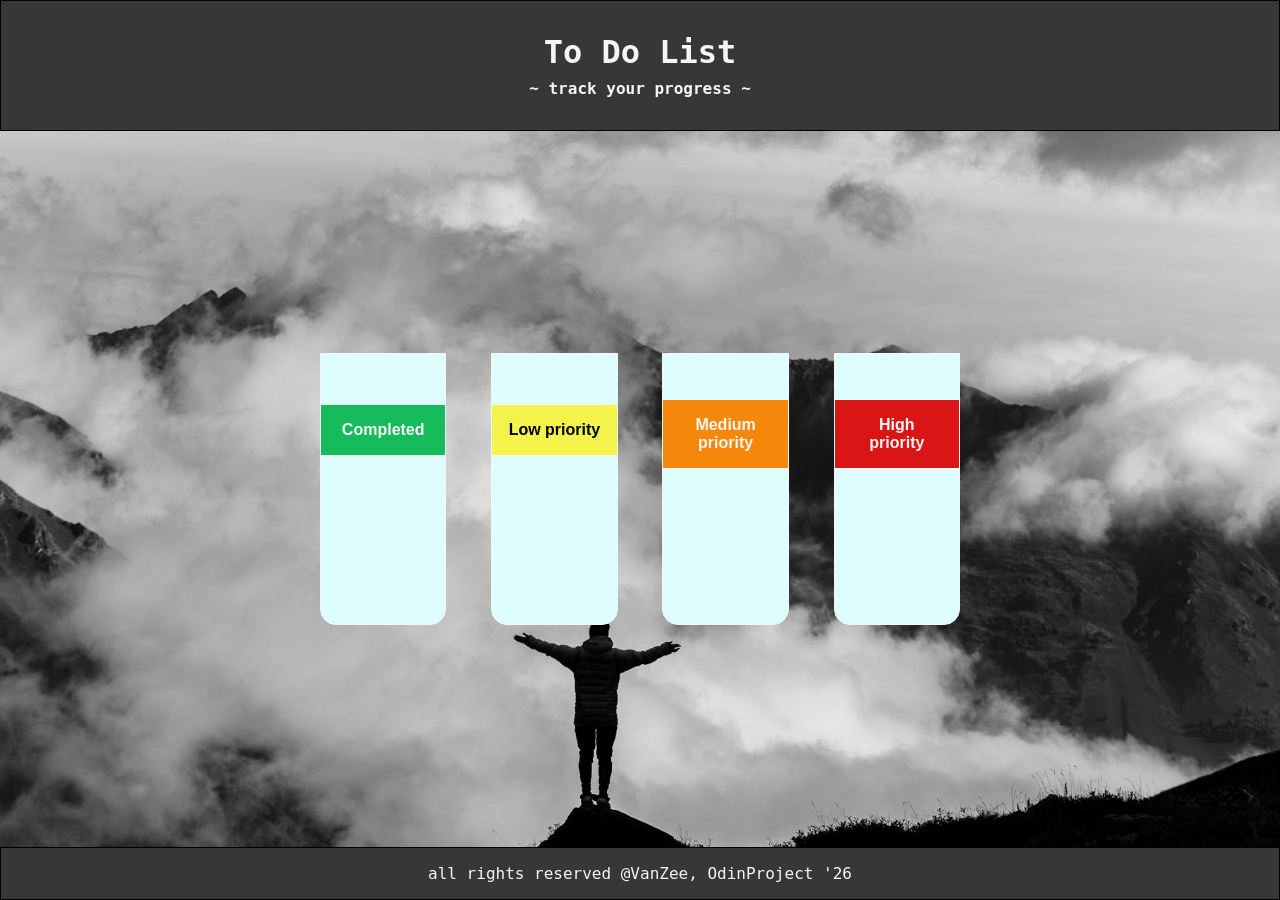
<file: index.html>
<!DOCTYPE html>
<html lang="en">
<head>
    <meta charset="UTF-8">
    <meta name="viewport" content="width=device-width, initial-scale=1.0">
    <title>Document</title>
    <link rel="stylesheet" href="styles.css">
</head>
<body>
    <div id="flex">
        <header>
            <h1>To Do List</h1>
            <h4>~ track your progress ~</h4>
        </header>

        <main class="cards">
            <section class="card">
                <p class="Completed">Completed</p>
                <div class="card-area">
                </div>
                
            </section>
            <section class="card">
                <p class="Low">Low priority</p>
                <div class="card-area"></div>
            </section>
            <section class="card">
                <p class="Medium">Medium priority</p>
                <div class="card-area"></div>
            </section>
            <section class="card">
                <p class="High">High priority</p>
                <div class="card-area"></div>
            </section>
        </main>

        <footer>all rights reserved @VanZee, OdinProject '26</footer>
    </div>



    <script src="javascript.js"></script>
</body>
</html>
</file>
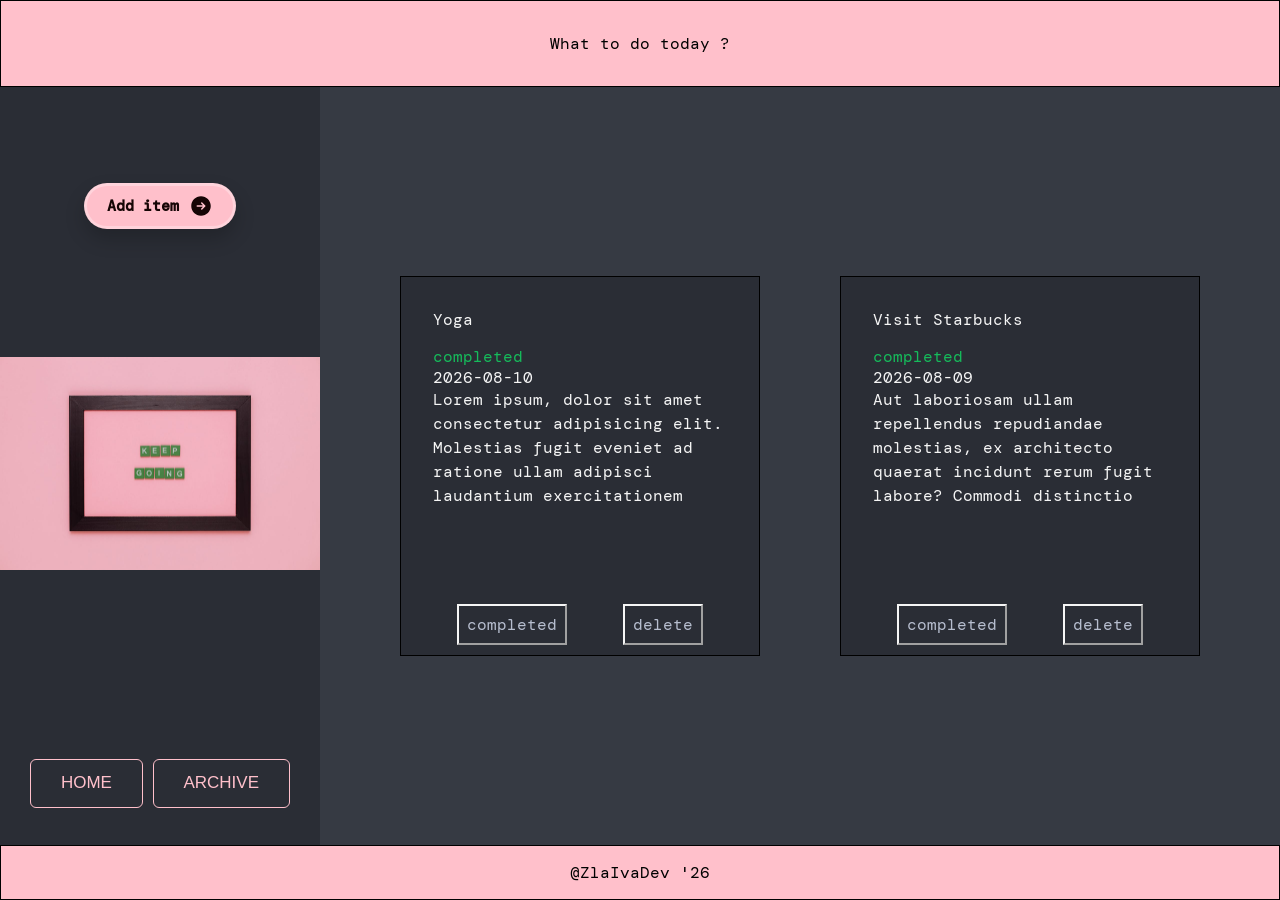
<file: item.html>
<!DOCTYPE html>
<html lang="en">
<head>
    <meta charset="UTF-8">
    <meta name="viewport" content="width=device-width, initial-scale=1.0">
    <title>priority page</title>
    <link rel="stylesheet" href="listitemstyle.css">
    <link rel="preconnect" href="https://fonts.googleapis.com">
    <link rel="preconnect" href="https://fonts.gstatic.com" crossorigin>
    <link href="https://fonts.googleapis.com/css2?family=DM+Mono:ital,wght@0,300;0,400;0,500;1,300;1,400;1,500&display=swap" rel="stylesheet">

</head>

<body>
    <div id="flex">
        <header><h1>What to do today ?</h1></header>

        <div class="middle">

            <aside class="sidebar">
                <button class="button" id="openmodal">
                    Add item
                    <svg class="icon" viewBox="0 0 24 24" fill="currentColor">
                        <path
                        fill-rule="evenodd"
                        d="M12 2.25c-5.385 0-9.75 4.365-9.75 9.75s4.365 9.75 9.75 9.75 9.75-4.365 9.75-9.75S17.385 2.25 12 2.25zm4.28 10.28a.75.75 0 000-1.06l-3-3a.75.75 0 10-1.06 1.06l1.72 1.72H8.25a.75.75 0 000 1.5h5.69l-1.72 1.72a.75.75 0 101.06 1.06l3-3z"
                        clip-rule="evenodd"
                        ></path>
                    </svg>
                </button>
                <div class="quote-area">
                    <img src="pics/pexels-thirdman-5981507.jpg" alt="">
                </div>
                <div class="btns-sect">
                    <a href="index.html">home</a>
                    <a class="archiveLink">archive</a>
                </div>
            </aside>
            
            <main>
                <div class="task-card">
                    <h2 class="task-name">Yoga</h2>
                    <h4 class="prio compl">completed</h4>
                    <h6 class="task-date">2026-08-10</h6>
                    <div class="notes-input-text">
                        <p class="notes-text">Lorem ipsum, dolor sit amet consectetur adipisicing elit. Molestias fugit eveniet ad ratione ullam adipisci laudantium exercitationem delectus accusamus dolorem accusantium deleniti vel ipsam, libero quos a. In, optio neque?</p>
                    </div>

                    <div class="card-btns">
                        <button class="mark-completed item-card-btn">completed</button>
                        <button class="delete-card item-card-btn">delete</button>
                    </div>
                </div>

                <div class="task-card">
                    <h2 class="task-name">Visit Starbucks</h2>
                    <h4 class="prio compl">completed</h4>
                    <h6 class="task-date">2026-08-09</h6>
                    <div class="notes-input-text">
                        <p class="notes-text">Aut laboriosam ullam repellendus repudiandae molestias, ex architecto quaerat incidunt rerum fugit labore? Commodi distinctio harum ullam, eligendi quasi placeat alias, totam quaerat delectus pariatur atque, quisquam praesentium ad officia.</p>
                    </div>
                    
                    <div class="card-btns">
                        <button class="mark-completed item-card-btn">completed</button>
                        <button class="delete-card item-card-btn">delete</button>
                    </div>
                </div>
                
            </main> 
        </div>

        
        <footer>@ZlaIvaDev '26</footer>
    </div>

    <div class="modal-container hide">
        <div class="modal">

            <div class="topsection">
                <h4>Choose priority</h4>
                <div class="dropdown">
                    <div class="select">
                        <span class="selected">Low</span>
                        <div class="caret"></div>
                    </div>

                    <ul class="menu">
                        <li>High</li>
                        <li>Medium</li>
                        <li class="active">Low</li>
                        <li>Completed</li>
                    </ul>
                </div>
                <label for="input-name"><h3>Task name:</h3></label>
                <input type="text" name="input-name" id="input-name">
            </div>
            <div class="midsection">
                <label for="time_n_date" class="time_label">add date</label>
                <input type="date" id="time_n_date">
            </div>

            <div class="notesarea">
                <h3>Add notes</h3>
                <textarea name="notes" id="notes"></textarea>
                <div class="modalbtns">
                    <button id="submit-item">submit</button>
                    <button id="cancel">cancel</button>
                </div>
                
            </div>
        </div>
    </div>
    
    
    <script src="listitemjs.js"></script>
</body>
</html>
</file>
<file: styles.css>
:root {
    font-size: 16px;
    color: whitesmoke;
}

*,
*::before,
*::after {
    box-sizing: border-box;
    padding: 0;
    margin: 0;
}

.dm-mono-regular {
  font-family: "DM Mono", monospace;
  font-weight: 400;
  font-style: normal;
}

body {
    background-color: whitesmoke;

    background: url(pics/pexels-dmitrii-eremin-67499966-15742697\ \(1\).jpg);

    background-size: cover;
    background-position: center;
    font-family: "DM Mono", monospace;
}

#flex {
    display: flex;
    justify-content: space-between;
    flex-direction: column;
    height: 100vh;
    width: 100vw;

}

header {
    display: flex;
    flex-direction: column;
    gap: 8px;
    border: 1px solid black;
    padding: 2rem;
    color: whitesmoke;
    background-color: rgb(53, 55, 56);
    text-align: center;
    justify-content:center;
    align-items: center;
}


main {
    
    display: flex;
    justify-content: center;
    flex-wrap: wrap;
    gap: 2.8rem;
    
}
footer {
    display: flex;
    justify-content: center;
    border: 1px solid black;
    padding: 1rem;
    background-color: rgb(53, 55, 56);
    color: whitesmoke;
}
a {
    display: inline-block;
    cursor: pointer;
    height: 1rem;
    padding: 0.75rem;
    display: flex;
    align-items: center;
    justify-content: center;
    border-radius: 20px;
    background-color: rgb(255, 127, 127);
    text-decoration: none;
    color: #36423d;

    transition: 1s ease-in,
                color;
}
/*
.hbtn, .cardbtn {
    width: 4rem;
    margin: 2px;
    height: 2rem;
    text-align: center;
    border-color: whitesmoke;
    background-color: rgb(37, 84, 145);
    border-radius: 20ch;
    color: whitesmoke;
} /* redundant code, since no real btns lol*/
.card {
    margin: 0px;
    border: 1px solid whitesmoke;
    border-radius: 0px 0px 1rem 1rem;
    height: 17rem;
    flex: 1;
    text-align: center;
    background-color: rgb(222, 253, 255);
    align-items: center;
    gap: 1rem;

    display: grid;
    
}
.cards {
    margin: 0 20rem;
    
}
.Completed {
    background-color: rgb(22, 187, 91);  
}
.Low {
    background-color: rgb(243, 243, 75);
    color: black;
}
.Medium {
    background-color: rgb(245, 135, 10);
}
.High {
    background-color: rgb(218, 21, 21);
}

.Completed, .Low, .Medium, .High {
    padding: 1rem;
    border-bottom: 1px solid whitesmoke;
    font-weight: 700;
    font-family: Arial, Helvetica, sans-serif;
}
.card:hover {
    flex: 1.2;
    background-color: rgb(53, 55, 56);
    opacity: 0.9;
    box-shadow: whitesmoke 5px 3px 1rem;
    transition: flex 1s ease-in-out 0.5s,
                background-color 0.5s ease-in 1s,
                opacity 0.3s ease,
                box-shadow 0.66s ease;
    transform: scale3d(1.1,1.1,1.1);
}
.cardbtn {
    background-color: rgb(222, 253, 255);
    border-color: none;
    margin: auto;
    margin-bottom: 1rem;

}
.cardbtn:hover {
    background-color: #36423d;
    color: whitesmoke;
    border: 1px solid whitesmoke;
    
}

/*
fix cards, make them pop out when hovered, only area around text should
have colors, inside should show last 3 listed items added,
card should be clickable when hovered.
when cliced opens new page or window,
which shows listed items, has done / not done button,
add, remove , archive items.
*/
</file>
<file: listitemstyle.css>
:root {
    font-size: 16px;
}
*,
*::before,
*::after {
    box-sizing: border-box;
    padding: 0;
    margin: 0;
}

body {
    background-color:whitesmoke;
      font-family: "DM Mono", monospace, serif;
      background-color: #363a43;
}

input, button, textarea, select, label, h1, h2, h3, h4, h5, h6 {
    font: inherit;
}
.dm-mono-regular {
  font-family: "DM Mono", monospace;
  font-weight: 400;
  font-style: normal;
}

#flex {
    display: flex;
    flex-direction: column;
    height: 100vh;
    width: 100vw;
}
/* DODAO SAM MIDDLE KONTEJNER KOJI SADRZI ASIDE I MAIN CONTENT*/
.middle {
    display: flex;
    flex: 1;
    justify-content: flex-start;
}

header {
    padding: 2rem;
    border: 1px solid black;
    justify-content: space-around;
    text-align: center;
    background-color: pink;

}
aside {
    display: flex;
    flex-direction: column;
    flex: 1 1 auto;
    max-width: 25vw;
    min-width: 20vw;
    
    justify-content: space-around;
    align-items: center;
    background-color: #2a2d35;
}
footer {
    text-align: center;
    padding: 1rem;
    border: 1px solid black;
    background-color: pink;
}
button {
    padding: 0.5rem;
    /*width: 5rem;*/
    margin: 6rem 0;
    /*background-color: pink;*/
    color: rgb(5, 1, 1);
    border-color: whitesmoke;
    cursor: pointer;
}
img {
    width: 25vw;
    height: min-content;
}

/* imported button settings*/
.button {
    position: relative;
    transition: all 0.3s ease-in-out;
    box-shadow: 0px 10px 20px rgba(0,0,0,0.2);
    padding-block: 0.5rem;
    padding-inline: 1.25rem;
    /*background-color: rgb(0, 107, 179);*/
    background-color: pink;
    border-radius: 9999px;
    display: flex;
    align-items: center;
    justify-content: center;
    color: #160505;
    gap: 10px;
    font-weight: bold;
    border: 3px solid #ffffff4d;
    outline: none;
    overflow: hidden;
    font-size: 15px;
    cursor: pointer;
    margin-bottom: auto;
}
.icon {
    width: 1.5rem;
    height: 1.5rem;
    transition: all 0.3s ease-in-out;
}
.button:hover {
    transform: scale(1.05);
    border-color: #fff9;
}
.button:hover .icon {
    transform: translate(4px);
}
.button:hover::before {
    content: "";
    position: absolute;
    width: 100px;
    height: 100%;
    background-image: linear-gradient(
        120deg,
        rgba(252,255,255,0) 30%,
        rgba(255,255,255,0.8),
        rgba(255,255,255,0) 70%
    );
    top: 0;
    left: -100px;
    opacity: 0.6;
}
@keyframes shine {
    0% {
        left: -100%;
    }
    60% {
        left: 100%;
    }
    to {
        left: 100%;
    }
}

/**SECONDARY BTNS */
a{
    text-decoration: none;
    color: pink;

}
a:hover {
    color: #160505;
}
a {
    display: inline-block;
    --color: pink;
    --color2: rgb(10, 25, 30);
    padding: 0.8em 1.75em;
    background-color: transparent;
    border-radius: 6px;
    border: .3px solid var(--color);
    transition: .5s;
    position: relative;
    overflow: hidden;
    cursor: pointer;
    z-index: 1;
    font-weight: 300;
    font-size: 17px;
    font-family: 'Roboto', 'Segoe UI', sans-serif;
    text-transform: uppercase;
    color: var(--color);
    margin-bottom: 2rem;
}

a::after, a::before{
    content: '';
    display: block;
    height: 100%;
    width: 100%;
    transform: skew(90deg) translate(-50%, -50%);
    position: absolute;
    inset: 50%;
    left: 25%;
    z-index: -1;
    transition: .5s ease-out;
    background-color: var(--color);
}

a::before {
 top: -50%;
 left: -25%;
 transform: skew(90deg) rotate(180deg) translate(-50%, -50%);
}

a:hover::before {
 transform: skew(45deg) rotate(180deg) translate(-50%, -50%);
}

a:hover::after {
 transform: skew(45deg) translate(-50%, -50%);
}

a:hover {
 color: var(--color2);
}

a:active {
 filter: brightness(.7);
 transform: scale(.98);
}

.modal-container {
    border: 1px solid black;
    display: flex;
    justify-content: center;
    align-items: center;

    position: fixed;
    top: 0;
    left: 0;
    width: 100%;
    height: 100%;

    background-color: rgba(0,0,0,0.3);
    transition: opacity 0.3s ease;
    
}
.modal {
    width: 500px;
    max-width: 100%;
    max-height: 45rem;
    padding: 2rem;
    border-radius: 0.5rem 1.5rem;
    box-shadow: 0px 2px 5px rgba(0,0,0,0.2);
    color: #9fa5b5;
    background-color: #23242a;

    /* not sure if this is the right way*/
    display: flex;
    flex-direction: column;
    justify-content: flex-start;
    text-align: center;

}
.show {
    opacity: 1;
    pointer-events: auto;
}
.hide {
    opacity: 0;
    pointer-events: none;
}


h3 {
    margin-top: 0.5rem;
}

.dropdown {
    min-width: 0.8rem;
    position: relative;
    margin: 0.25rem;
    padding: 0;
    margin: 0 32px;
}
.dropdown * {
    box-sizing: border-box;
}

input[type="date"] {
    color-scheme: dark;
    
}

.select {
    background-color: #2a2f3b;
    color: #fff;
    display: flex;
    justify-content: space-between;
    align-items: center;
    border: 2px #2a2f3b solid;
    border-radius: 0.5em;
    padding: 1em;
    cursor: pointer;
    transition: background 0.3s;
}

.selectclicked {
    border: 2px #26489a solid;
    box-shadow: 0 0 0.8em #26489a;
}

.select:hover {
    background: #323741;
}

.caret {
    width: 0;
    height: 0;
    border-left: 5px solid transparent;
    border-right: 5px solid transparent;
    border-top: 6px solid #fff;
    transition: 0.3s;
}
/* rotate style dodajemo kasnije u js-u */
.caret-rotate {
    transform: rotate(180deg);
}
.menu {
    list-style: none;
    padding: 0.2em 0.5em;
    background: #323741;
    border: 1px #363a43 solid;
    box-shadow: 0 0.5em 1em rgba(0,0,0,0.2);
    border-radius: 0.5em;
    color: #9fa5b5;
    position: absolute;
    top: 3em;
    left: 50%;
    width: 100%;
    transform: translateX(-50%);
    opacity: 0;
    display: none;
    transition: 0.2s;
    z-index: 1;
}

.menu li {
    padding: 0.7em 0.5em;
    margin: 0.3em 0;
    border-radius: 0.5em;
    cursor: pointer;
}

.menu li:hover {
    background: #2a2d35;
}

/*
active styles
(added later in js)
*/

.active {
    background: #23242a;
}
/*
open styles 
(also later in js)
*/
.menu-open {
    display: block;
    opacity: 1;
}

/* ovde dodajem flex na modal elemente */
.topsection, .midsection, .notesarea {
    display: flex;
    flex-direction: column;
    gap: 1rem;
}
input {
    padding: 0.5rem 0.5em;
    background: #323741;
    border: 1px #363a43 solid;
    box-shadow: 0 0.5em 1em rgba(0,0,0,0.2);
    border-radius: 0.5em;
    color: #9fa5b5;
    margin: 0 2rem;

}
textarea {
    padding: 0.5rem 0.5em;
    background: #323741;
    border: 1px #363a43 solid;
    box-shadow: 0 0.5em 1em rgba(0,0,0,0.2);
    border-radius: 0.5em;
    color: #9fa5b5;
    margin: 0 2rem;
    min-height: 6rem; 
    font-family: "DM Mono", monospace;
    scrollbar-width: thin;
    scrollbar-color: #666 #323232;
}

.modalbtns button {
    margin: 0;
    border-radius: 5px;
    color: #b7becf;
    border-color: #b7becf;
    background-color: #323741;
}

.modalbtns {
    padding: 0;
    margin: 1rem 0 0 0;
    display: flex;
    gap: 0.5rem;
    justify-content: center;
}

/* card with data styles */

.card {
    margin: 0px;
    border: 1px solid whitesmoke;
    border-radius: 0px 0px 1rem 1rem;
    height: 17rem;
    flex: 1;
    text-align: center;
    background-color: rgb(222, 253, 255);
    align-items: center;
    gap: 1rem;

    display: grid;
    
}

/* a bit chaotic lol */

main {
    display: flex;
    justify-content:  space-between;
    padding: 1rem;
    margin: auto;
    flex-wrap: wrap;
}

.task-card {
    width: 360px;
    border: 1px solid black;
    height: 380px;
    padding: 2rem;
    margin: 2.5rem;
    background-color: #2a2d35;
    color: whitesmoke;
    display: flex;
    flex-direction: column;
}
.task-card>h2 {
    margin-bottom: 1rem;
}

.notes-input-text {
    flex: 0 0 120px;
    overflow-y: auto;
    scrollbar-width: thin;
    scrollbar-color: #666 #323232;
}
p.notes-text {
    overflow-wrap: break-word;
    line-height: 1.5;
    white-space: normal;
    text-wrap: pretty;

}
.card-btns {
    display: flex;
    gap: 8px;
    justify-content: space-around;
}

.item-card-btn {
    background-color: var(--color);
    color: #b7becf;
    font-family: "DM Mono", monospace;
    cursor: pointer;

}

/* time date label and widget */
.time_label {
    padding-top: 1rem;
}

.quote-area {
    position: absolute;
    max-width: 25vw;
    min-width: 17vw;
}

/* prio colors */
.high-prio {
    color: rgb(218, 21, 21);
}
.low-prio {
    color: rgb(243, 243, 75);;
}
.med-prio {
    color: rgb(245, 135, 10);
}
.compl {
    color: rgb(22, 187, 91);
}
</file>
